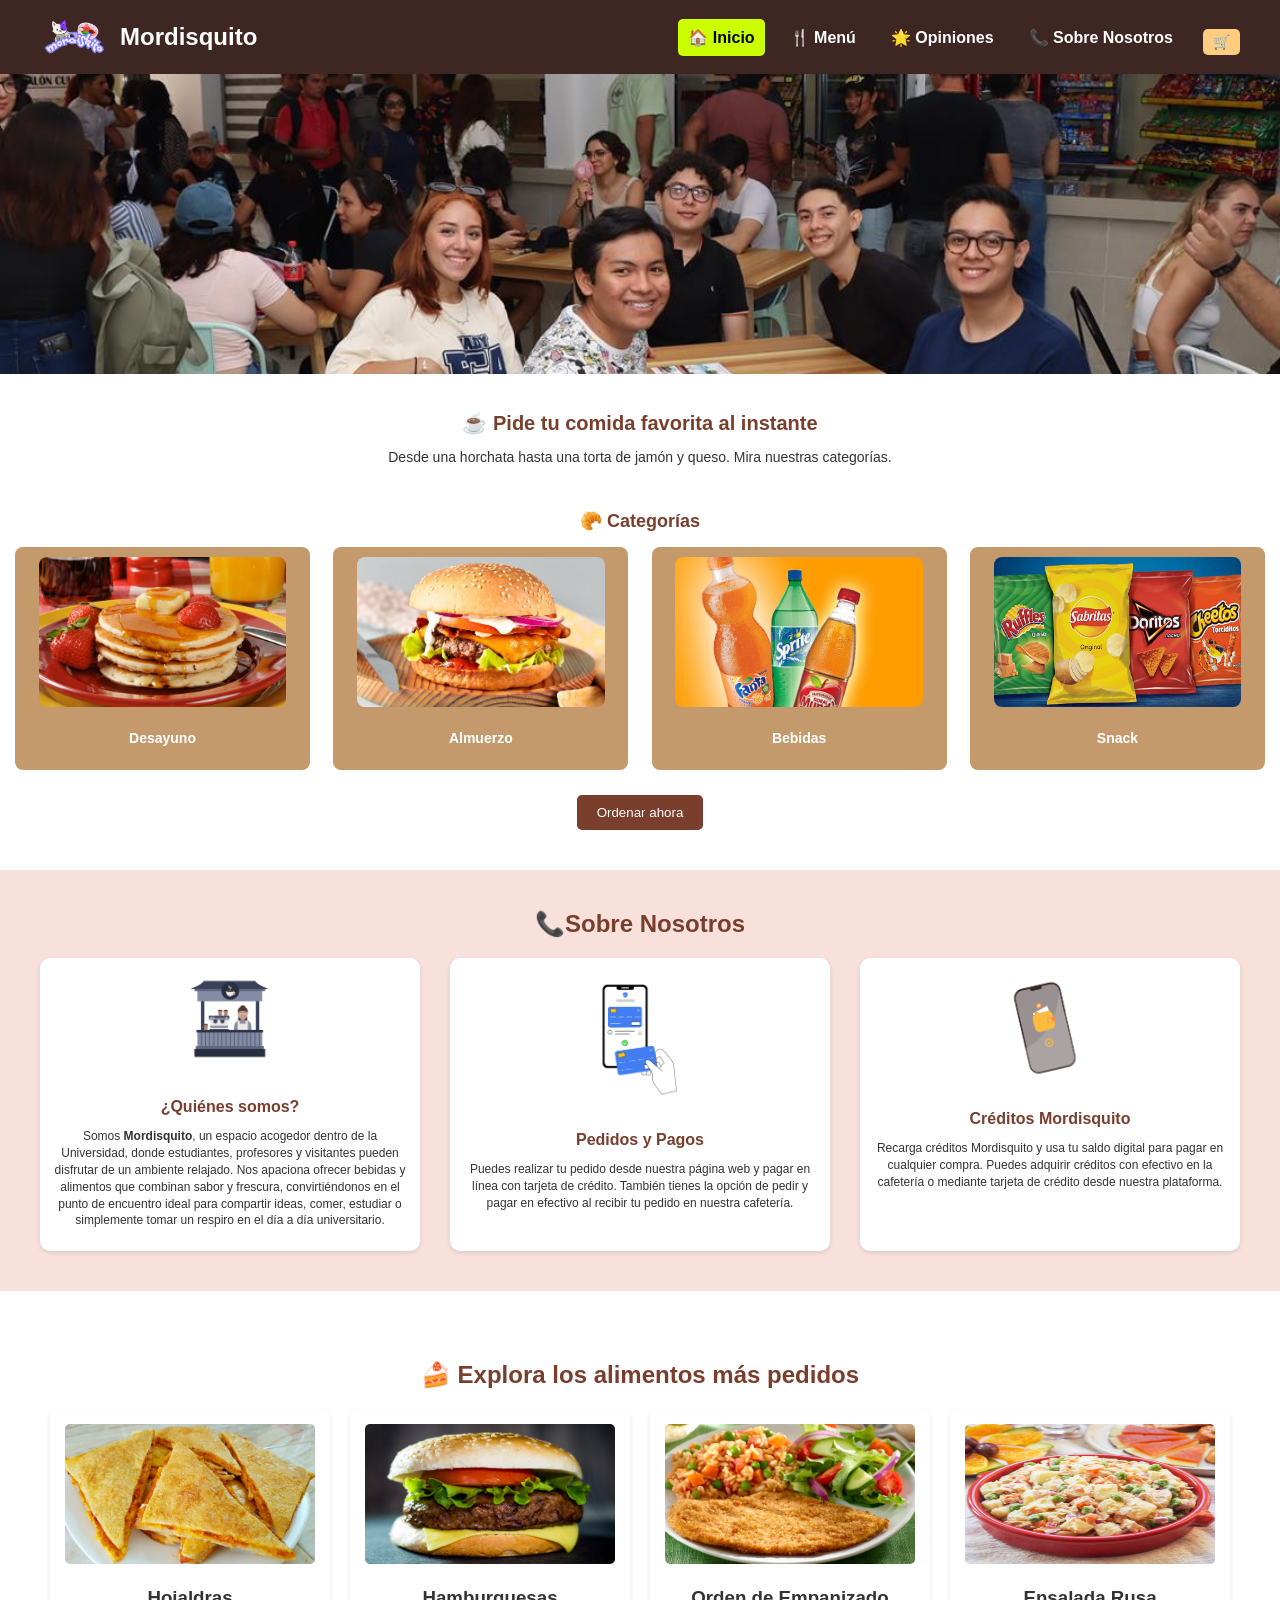
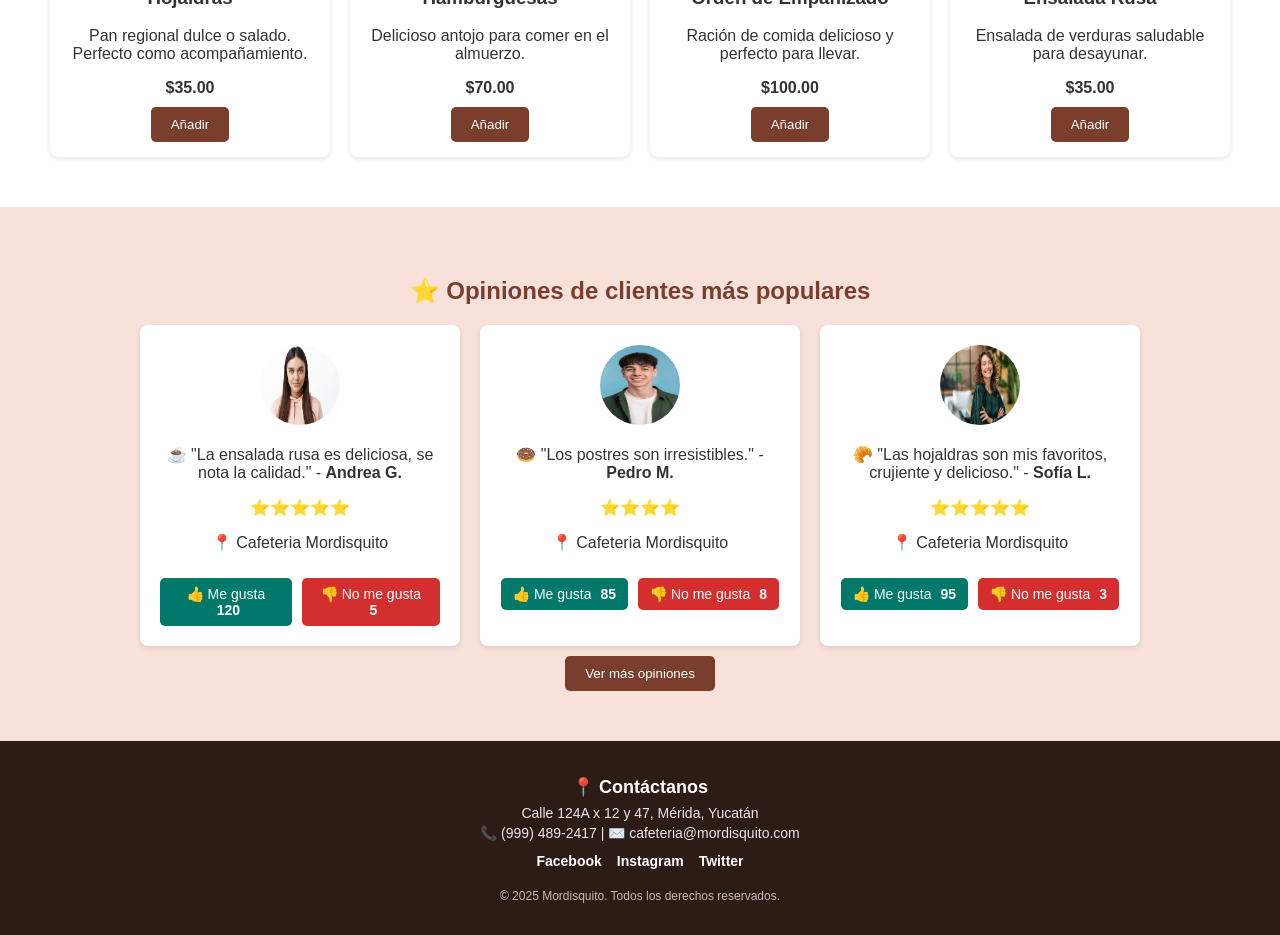
<file: index.html>
<!DOCTYPE html>
<html lang="es">
<head>
    <meta charset="UTF-8">
    <meta name="author" content="Carlos Abraham Ojeda Pereira, Lirio Yesai Alvarado Flores, Nallely Patricia Diaz Jimenez, Yazmin Guadalupe Caamal Franco">
    <meta name="viewport" content="width=device-width, initial-scale=1.0">
    <title>Mordisquito - Café & Postres - Inicio</title>
    <meta name="description" content="Cafeteria Universitaria Online llamada Mordisquito">
    <meta name="keywords" content="Cafeteria, Alimentos, Comida Online, Mordisquito, Inicio">
    <link rel="stylesheet" href="css/styles.css">
</head>

<body>
<!-- Header -->
    <header>
        <nav>
            
            <!-- Logo -->
            <div class="logo">
                <img src="imagenes/logoCafe.png" alt="Logo Mordisquito">
                <h1>Mordisquito</h1>
            
            </div>
            <!-- Barra de navegación -->
            <ul>
                <li><a href="#" class="active">🏠 Inicio</a></li>
                <li><a href="paginas/menu.html">🍴 Menú</a></li>
                <li><a href="paginas/opiniones.html">🌟 Opiniones</a></li>
                <li><a href="paginas/nosotros.html">📞 Sobre Nosotros</a></li>
            </ul>
            <button class="carrito" onclick="window.location.href='paginas/carrito.html'">🛒</button>
        </nav>
    </header>
    
    <!-- Contenedor con imagen horizontal -->
    <section class="container_imagen_horizontal">
        <img src="imagenes/Cafetería_UADY.jpg" alt="Imagen horizontal de café y postres">
    </section>

    <section id="inicio" class="container_index_inicio">
        <!-- Contenedor principal -->
        <div class="hero_content">
            <!-- Contenido del hero -->
            <div class="texto_inicio">
                <h2>☕ Pide tu comida favorita al instante</h2>
                <p>Desde una horchata hasta una torta de jamón y queso. Mira nuestras categorías.</p>
            </div>
        </div>
        
        <!-- Sección Categorías de Productos -->
        <div class="categorias">
            <h2>🥐 Categorías</h2>
            <div class="container_categorias">
                <div class="categoria">
                    <img src="imagenes/desayuno.jpg" alt="Desayuno">
                    <p>Desayuno</p>
                </div>
                <div class="categoria">
                    <img src="imagenes/almuerzo.jpg" alt="Almuerzo">
                    <p>Almuerzo</p>
                </div>
                <div class="categoria">
                    <img src="imagenes/bebidas.png" alt="Bebidas">
                    <p>Bebidas</p>
                </div>
                <div class="categoria">
                    <img src="imagenes/snack.jpg" alt="Snack">
                    <p>Snack</p>
                </div>
            </div>
            <button onclick="location.href='paginas/menu.html'">Ordenar ahora</button>
        </div>
    </section>
    
<!-- Sección "Quiénes somos", "Pedidos y Pagos", "Créditos Mordisquito" -->
<section class="container_index_nosotros">
    <h2>📞Sobre Nosotros</h2>
    <div class="nosotros_container">
        <!-- ¿Quiénes somos? -->
        <article class="nosotros_box">
            <div class="nosotros_img">
                <img src="imagenes/cafeteria2.png" alt="Cafetería2">
            </div>
            <div class="nosotros_text">
                <h3>¿Quiénes somos?</h3>
                <p>Somos <b>Mordisquito</b>, un espacio acogedor dentro de la Universidad, donde estudiantes, profesores y visitantes pueden disfrutar de un ambiente relajado.
                    Nos apaciona ofrecer bebidas y alimentos que combinan sabor y frescura, convirtiéndonos en el punto de encuentro ideal para compartir ideas, comer, estudiar o simplemente tomar un respiro en el día a día universitario.</p>
            </div>
        </article>

        <!-- Pedidos y Pagos -->
        <article class="nosotros_box">
            <div class="nosotros_img">
                <img src="imagenes/pedidosypagos.png" alt="Pedidos y Pagos">
            </div>
            <div class="nosotros_text">
                <h3>Pedidos y Pagos</h3>
                <p>Puedes realizar tu pedido desde nuestra página web y pagar en línea con tarjeta de crédito. También tienes la opción de pedir y pagar en efectivo al recibir tu pedido en nuestra cafetería.</p>
            </div>
        </article>

        <!-- Créditos Mordisquito -->
        <article class="nosotros_box">
            <div class="nosotros_img">
                <img src="imagenes/credito.png" alt="Créditos Mordisquito">
            </div>
            <div class="nosotros_text">
                <h3>Créditos Mordisquito</h3>
                <p>Recarga créditos Mordisquito y usa tu saldo digital para pagar en cualquier compra. Puedes adquirir créditos con efectivo en la cafetería o mediante tarjeta de crédito desde nuestra plataforma.</p>
            </div>
        </article>
    </div>
</section>

<!-- Sección Menú -->
    <section id="menu" class="container_index_menu">
        <h2>🍰 Explora los alimentos más pedidos</h2>
        <div class="productos_menu">
            <div class="container_menu_producto">
                <img src="imagenes/hojaldra.jpg" alt="Hojaldras">
                <div class="info_producto">
                    <h3>Hojaldras</h3>
                    <p>Pan regional dulce o salado. Perfecto como acompañamiento.</p>
                    <span>$35.00</span>
            <button onclick="location.href='paginas/carrito.html'">Añadir</button>
                </div>
            </div>

            <div class="container_menu_producto">
                <img src="imagenes/hamburguesa.jpg" alt="Hamburguesas">
                <div class="info_producto">
                    <h3>Hamburguesas</h3>
                    <p>Delicioso antojo para comer en el almuerzo.</p>
                    <span>$70.00</span>
                    <button onclick="location.href='paginas/carrito.html'">Añadir</button>
                </div>
            </div>

            <div class="container_menu_producto">
                <img src="imagenes/empanizado.jpg" alt="Empanizado">
                <div class="info_producto">
                    <h3>Orden de Empanizado</h3>
                    <p>Ración de comida delicioso y perfecto para llevar.</p>
                    <span>$100.00</span>
                    <button onclick="location.href='paginas/carrito.html'">Añadir</button>
                </div>
            </div>

            <div class="container_menu_producto">
                <img src="imagenes/ensalada rusa.jpg" alt="Ensalada rusa">
                <div class="info_producto">
                    <h3>Ensalada Rusa</h3>
                    <p>Ensalada de verduras saludable para desayunar.</p>
                    <span>$35.00</span>
                    <button onclick="location.href='paginas/carrito.html'">Añadir</button>
                </div>
            </div>
        </div>
    </section>

    <!-- Sección Opiniones -->
<section id="opiniones" class="container_index_opiniones">
    <h2>⭐ Opiniones de clientes más populares</h2>
    <div class="testimonios">
        <div class="testimonio">
            <div class="persona_imagen">
                <img src="imagenes/alumna1.jpg" alt="Andrea G.">
            </div>
            <div class="comentario">
                <p>☕ "La ensalada rusa es deliciosa, se nota la calidad." - <b>Andrea G.</b></p>
                <div class="estrellas">
                    <span>⭐⭐⭐⭐⭐</span>
                </div>
                <p>📍 Cafeteria Mordisquito</p>
                <div class="feedback">
                    <button class="like">👍 Me gusta <span>120</span></button>
                    <button class="dislike">👎 No me gusta <span>5</span></button>
                </div>
            </div>
        </div>

        <div class="testimonio">
            <div class="persona_imagen">
                <img src="imagenes/alumno1.jpg" alt="Pedro M.">
            </div>
            <div class="comentario">
                <p>🍩 "Los postres son irresistibles." - <b>Pedro M.</b></p>
                <div class="estrellas">
                    <span>⭐⭐⭐⭐</span>
                </div>
                <p>📍 Cafeteria Mordisquito</p>
                <div class="feedback">
                    <button class="like">👍 Me gusta <span>85</span></button>
                    <button class="dislike">👎 No me gusta <span>8</span></button>
                </div>
            </div>
        </div>

        <div class="testimonio">
            <div class="persona_imagen">
                <img src="imagenes/alumna2.jpg" alt="Sofía L.">
            </div>
            <div class="comentario">
                <p>🥐 "Las hojaldras son mis favoritos, crujiente y delicioso." - <b>Sofía L.</b></p>
                <div class="estrellas">
                    <span>⭐⭐⭐⭐⭐</span>
                </div>
                <p>📍 Cafeteria Mordisquito</p>
                <div class="feedback">
                    <button class="like">👍 Me gusta <span>95</span></button>
                    <button class="dislike">👎 No me gusta <span>3</span></button>
                </div>
            </div>
        </div>
    </div>
    <button onclick="location.href='paginas/opiniones.html'">Ver más opiniones</button>
</section>

<!-- Footer -->
<footer>
    <div class="contacto_contenido">
        <div class="contacto_info">
            <h2>📍 Contáctanos</h2>
            <p>Calle 124A x 12 y 47, Mérida, Yucatán</p>
            <p>📞 (999) 489-2417 | ✉️ cafeteria@mordisquito.com</p>
        </div>
        <div class="redes_sociales">
            <a href="#">Facebook</a>
            <a href="#">Instagram</a>
            <a href="#">Twitter</a>
        </div>
    </div>
    <p class="footer_copy">© 2025 Mordisquito. Todos los derechos reservados.</p>
</footer>

</body>
</html>
</file>
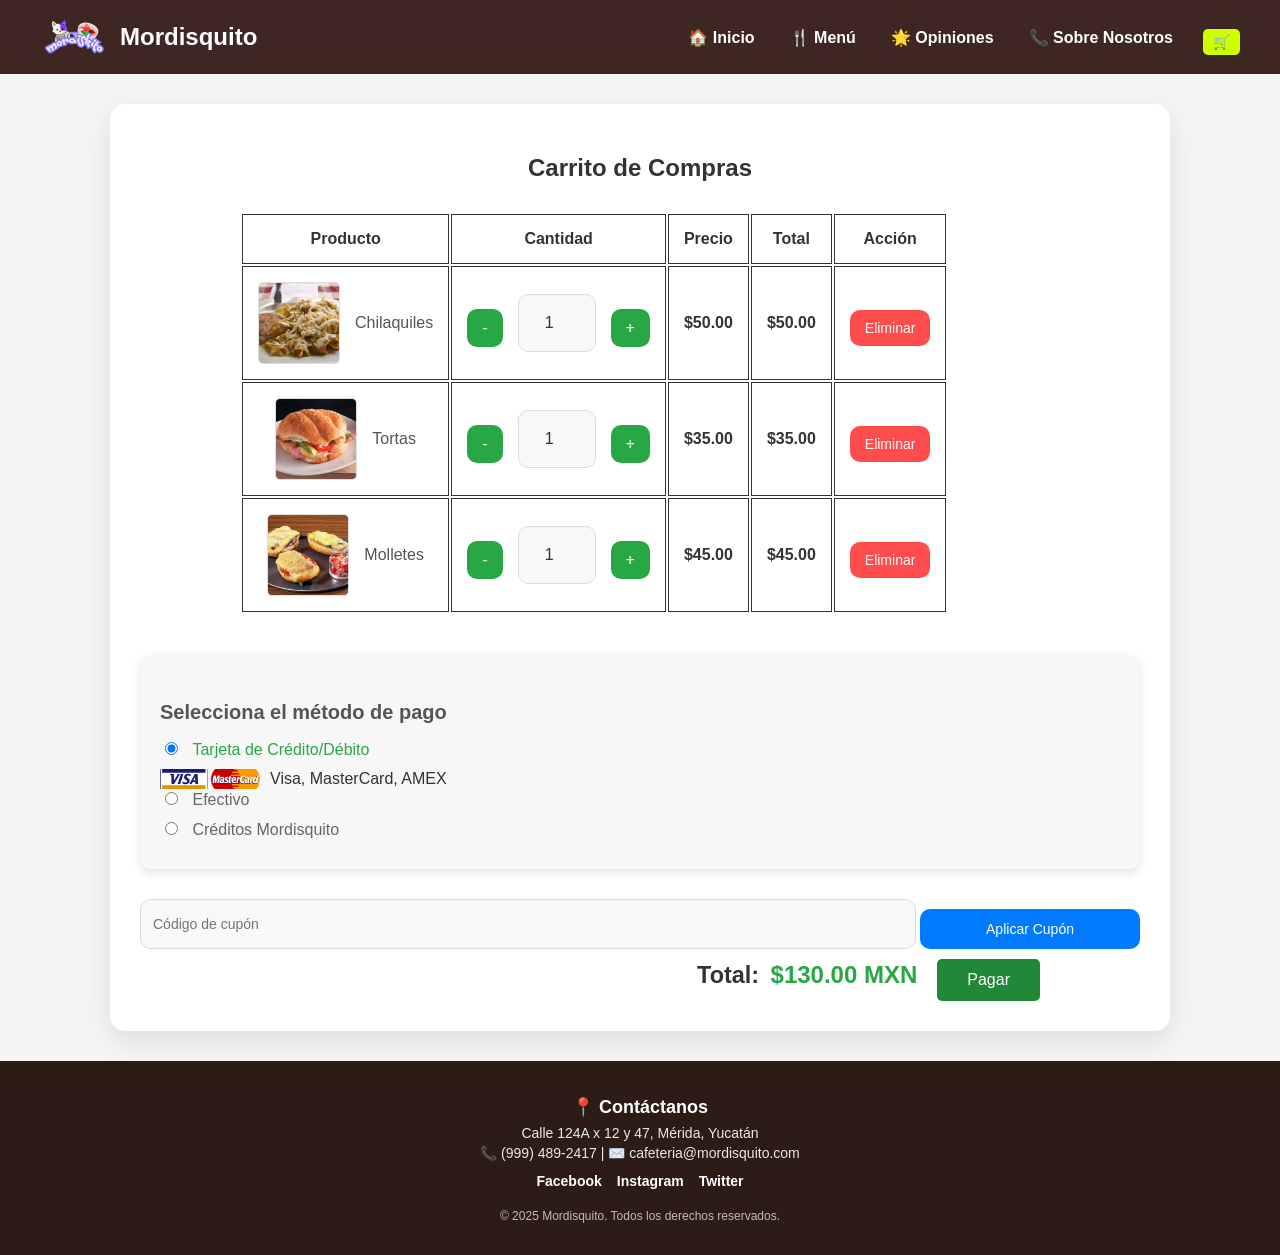
<file: paginas/carrito.html>
<!DOCTYPE html>
<html lang="es">
<head>
    <meta charset="UTF-8">
    <meta name="author" content="Carlos Abraham Ojeda Pereira, Lirio Yesai Alvarado Flores, Nallely Patricia Diaz Jimenez, Yazmin Guadalupe Caamal Franco">
    <meta name="viewport" content="width=device-width, initial-scale=1.0">
    <title>Mordisquito - Café & Postres - Carrito</title>
    <meta name="description" content="Carrito de compras de la cafeteria Mordisquito">
    <meta name="keywords" content="Cafeteria, Alimentos, Comida Online, Mordisquito, Carrito De compras">
    <link rel="stylesheet" href="../css/styles.css">
</head>

<body>
    <!-- Header -->
    <header>
        <nav>
            <!-- Logo -->
            <div class="logo">
                <img src="../imagenes/logoCafe.png" alt="Logo Mordisquito">
                <h1>Mordisquito</h1>
            </div>
            <!-- Barra de navegación -->
            <ul>
                <li><a href="../index.html">🏠 Inicio</a></li>
                <li><a href="../paginas/menu.html">🍴 Menú</a></li>
                <li><a href="../paginas/opiniones.html">🌟 Opiniones</a></li>
                <li><a href="../paginas/nosotros.html">📞 Sobre Nosotros</a></li>
            </ul>
            <!-- Botón del carrito -->
            <button class="carrito active" onclick="window.location.href='../paginas/carrito.html'">🛒</button>
        </nav>
    </header>



<section class="container_carrito">
    <!-- Título del Carrito -->
    <div class="container_carrito_titulo">
        <h2>Carrito de Compras</h2>
    </div>

    <!-- Tabla del Carrito -->
    <div class="container_carrito_tabla">
        <table>
            <thead>
                <tr>
                    <th>Producto</th>
                    <th>Cantidad</th>
                    <th>Precio</th>
                    <th>Total</th>
                    <th>Acción</th>
                </tr>
            </thead>
            <tbody>
                <tr>
                    <td>
                        <div class="producto_info">
                            <img src="../imagenes/chilaquiles.jpg" alt="Chilaquiles">
                            <span>Chilaquiles</span>
                        </div>
                    </td>
                    <td>
                        <div class="container_cantidad">
                            <button>-</button>
                            <input type="number" value="1" min="1" class="cantidad" disabled>
                            <button>+</button>
                        </div>
                    </td>
                    <td>$50.00</td>
                    <td>$50.00</td>
                    <td><button class="eliminar">Eliminar</button></td>
                </tr>
                <tr>
                    <td>
                        <div class="producto_info">
                            <img src="../imagenes/tortas.png" alt="Tortas">
                            <span>Tortas</span>
                        </div>
                    </td>
                    <td>
                        <div class="container_cantidad">
                            <button>-</button>
                            <input type="number" value="1" min="1" class="cantidad" disabled>
                            <button>+</button>
                        </div>
                    </td>
                    <td>$35.00</td>
                    <td>$35.00</td>
                    <td><button class="eliminar">Eliminar</button></td>
                </tr>
                <tr>
                    <td>
                        <div class="producto_info">
                            <img src="../imagenes/molletes.jpg" alt="Molletes">
                            <span>Molletes</span>
                        </div>
                    </td>
                    <td>
                        <div class="container_cantidad">
                            <button>-</button>
                            <input type="number" value="1" min="1" class="cantidad" disabled>
                            <button>+</button>
                        </div>
                    </td>
                    <td>$45.00</td>
                    <td>$45.00</td>
                    <td><button class="eliminar">Eliminar</button></td>
                </tr>
            </tbody>
        </table>
    </div>

    <!-- Sección de Métodos de Pago -->
    <div class="container_carrito_seccion_pago">
        <div class="metodo_pago">
            <h4>Selecciona el método de pago</h4>
            <div class="pago_opcion">
                <input type="radio" id="tarjeta" name="metodo_pago" checked>
                <label for="tarjeta">Tarjeta de Crédito/Débito</label>
            </div>
            <div class="info_pago">
                <img src="../imagenes/tarjeta.png" alt="Tarjeta de Crédito">
                <span>Visa, MasterCard, AMEX</span>
            </div>
            <div class="pago_opcion">
                <input type="radio" id="efectivo" name="metodo_pago">
                <label for="efectivo">Efectivo</label>
            </div>
            <div class="pago_opcion">
                <input type="radio" id="creditos" name="metodo_pago">
                <label for="creditos">Créditos Mordisquito</label>
            </div>
        </div>
    </div>

    <!-- Campo para aplicar cupón -->
    <div class="container_cupon">
        <input type="text" placeholder="Código de cupón">
        <button>Aplicar Cupón</button>
    </div>

    <!-- Total y Botón de Pagar -->
    <div class="container_carrito_total_y_pagar">
        <div class="container_total">
            <h3>Total: <span>$130.00 MXN</span></h3>
        </div>
        <div class="boton_pagar_container">
            <button class="boton_pagar">Pagar</button>
        </div>
    </div>
</section>

<!-- Footer -->
<footer>
    <div class="contacto_contenido">
        <div class="contacto_info">
            <h2>📍 Contáctanos</h2>
            <p>Calle 124A x 12 y 47, Mérida, Yucatán</p>
            <p>📞 (999) 489-2417 | ✉️ cafeteria@mordisquito.com</p>
        </div>
        <div class="redes_sociales">
            <a href="#">Facebook</a>
            <a href="#">Instagram</a>
            <a href="#">Twitter</a>
        </div>
    </div>
    <p class="footer_copy">© 2025 Mordisquito. Todos los derechos reservados.</p>
</footer>

</body>
</html>
</file>
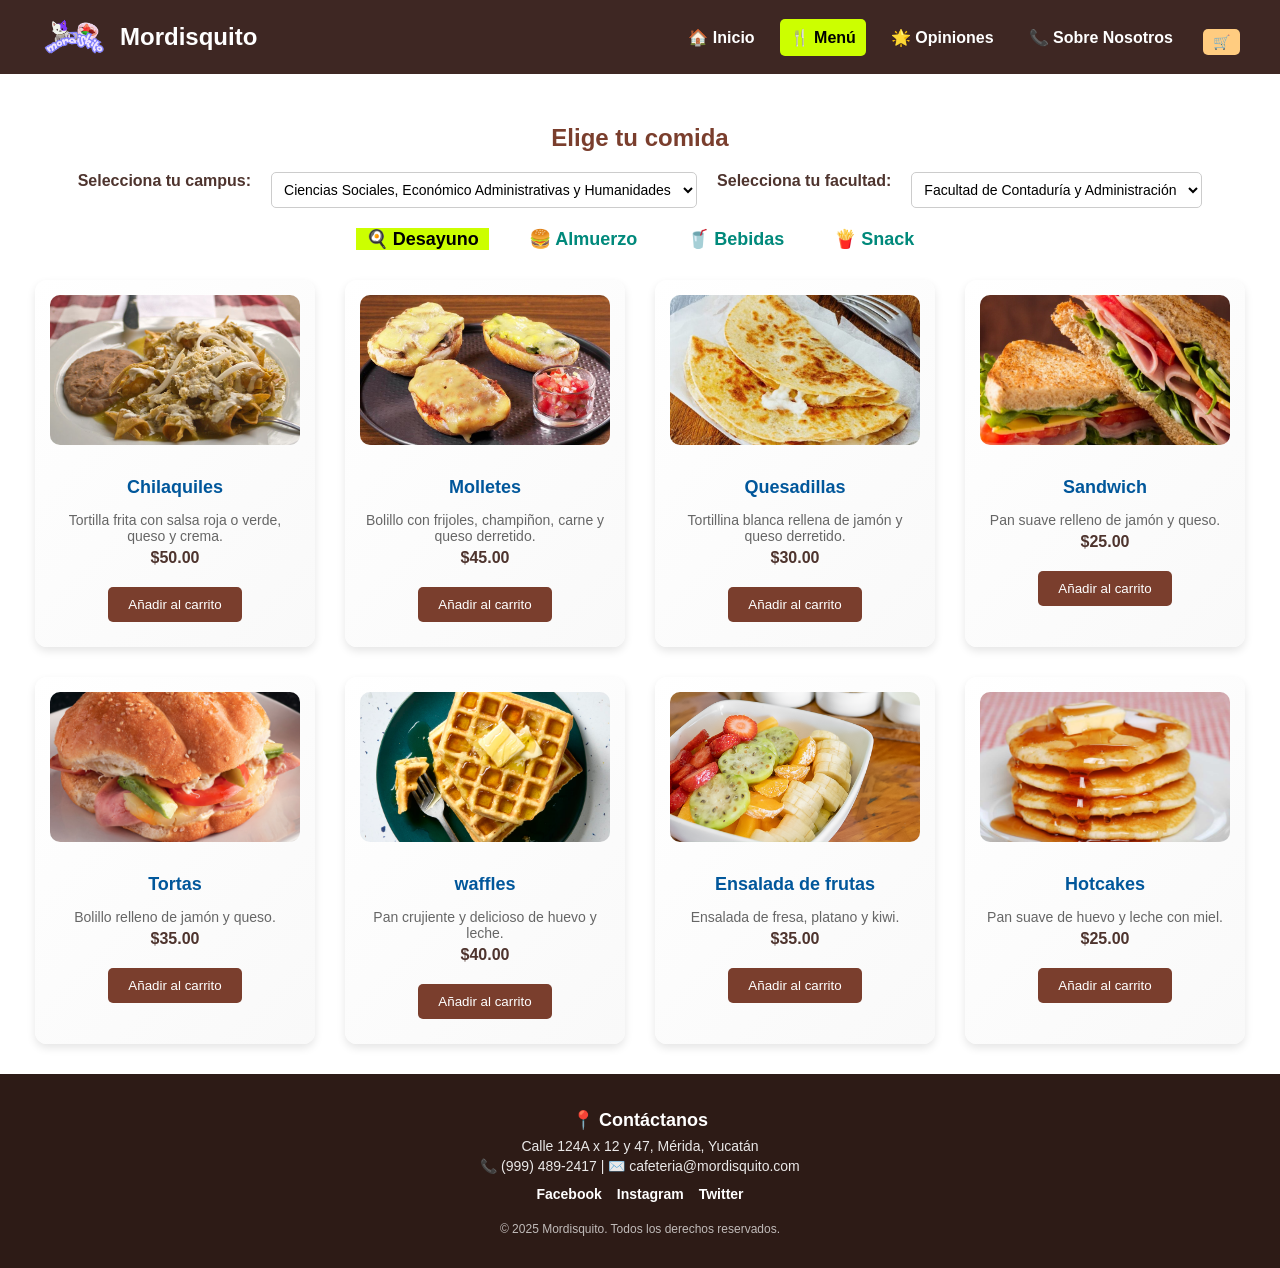
<file: paginas/menu.html>
<!DOCTYPE html>
<html lang="es">
<head>
    <meta charset="UTF-8">
    <meta name="author" content="Carlos Abraham Ojeda Pereira, Lirio Yesai Alvarado Flores, Nallely Patricia Diaz Jimenez, Yazmin Guadalupe Caamal Franco">
    <meta name="viewport" content="width=device-width, initial-scale=1.0">
    <title>Mordisquito - Café & Postres - Menu</title>
    <meta name="description" content="Menu de la cafeteria Mordisquito">
    <meta name="keywords" content="Cafeteria, Alimentos, Comida online, Mordisquito, Menu">
    <link rel="stylesheet" href="../css/styles.css">
</head>

<body>
    <!-- Header -->
    <header>
        <nav>
            <!-- Logo -->
            <div class="logo">
                <img src="../imagenes/logoCafe.png" alt="Logo Mordisquito">
                <h1>Mordisquito</h1>
            </div>
            <!-- Barra de navegación -->
            <ul>
                <li><a href="../index.html">🏠 Inicio</a></li>
                <li><a href="../paginas/menu.html" class="active">🍴 Menú</a></li>
                <li><a href="../paginas/opiniones.html">🌟 Opiniones</a></li>
                <li><a href="../paginas/nosotros.html">📞 Sobre Nosotros</a></li>
            </ul>
            <!-- Botón del carrito -->
            <button class="carrito" onclick="window.location.href='../paginas/carrito.html'">🛒</button>
        </nav>
    </header>


<section class="container_menu">
    <h2>Elige tu comida</h2>

    <!-- Filtros de Campus y facultades -->
    <div class="filtros">
        <label for="campus">Selecciona tu campus:</label>
        <select id="campus">
            <option value="sociales">Ciencias Sociales, Económico Administrativas y Humanidades </option>
        </select>

        <label for="facultad">Selecciona tu facultad:</label>
        <select id="facultad">
            <option value="fca">Facultad de Contaduría y Administración</option>
            <option value="fcp"> Facultad de Ciencias Antropológicas</option>
            <option value="fde">Facultad de Educación</option>
            <option value="fd">Facultad de Derecho</option>
            <option value="fe">Facultad de Economía</option>
            <option value="fdp">Facultad de Psicología</option>
        </select>
    </div>

    <!-- Sección de Categorías -->
    <div class="categorias_nav">
        <ul>
            <li><a href="#" class="active">🍳 Desayuno</a></li>
            <li><a href="#">🍔 Almuerzo</a></li>
            <li><a href="#">🥤 Bebidas</a></li>
            <li><a href="#">🍟 Snack</a></li>
        </ul>
    </div>

    <!-- Productos -->
    <div class="productos_fila">
        <!-- Producto 1 -->
        <div class="card_producto">
            <img src="../imagenes/chilaquiles.jpg" alt="Chilaquiles">
            <div class="card_info">
                <h3>Chilaquiles</h3>
                <p>Tortilla frita con salsa roja o verde, queso y crema.</p>
                <span>$50.00</span>
                <button onclick="window.location.href='../paginas/carrito.html'">Añadir al carrito</button>
            </div>
        </div>
        <!-- Producto 2 -->
        <div class="card_producto">
            <img src="../imagenes/molletes.jpg" alt="Molletes">
            <div class="card_info">
                <h3>Molletes</h3>
                <p>Bolillo con frijoles, champiñon, carne y queso derretido.</p>
                <span>$45.00</span>
                <button onclick="window.location.href='../paginas/carrito.html'">Añadir al carrito</button>
            </div>
        </div>
        <!-- Producto 3 -->
        <div class="card_producto">
            <img src="../imagenes/quesadillas.jpg" alt="Quesadillas">
            <div class="card_info">
                <h3>Quesadillas</h3>
                <p>Tortillina blanca rellena de jamón y queso derretido.</p>
                <span>$30.00</span>
                <button onclick="window.location.href='../paginas/carrito.html'">Añadir al carrito</button>
            </div>
        </div>
        <!-- Producto 4 -->
        <div class="card_producto">
            <img src="../imagenes/sandwich.jpg" alt="sandwich">
            <div class="card_info">
                <h3>Sandwich</h3>
                <p>Pan suave relleno de jamón y queso.</p>
                <span>$25.00</span>
                <button onclick="window.location.href='../paginas/carrito.html'">Añadir al carrito</button>
            </div>
        </div>
    </div>

    <div class="productos_fila">
        <!-- Producto 5 -->
        <div class="card_producto">
            <img src="../imagenes/tortas.png" alt="Tortas">
            <div class="card_info">
                <h3>Tortas</h3>
                <p>Bolillo relleno de jamón y queso.</p>
                <span>$35.00</span>
                <button onclick="window.location.href='../paginas/carrito.html'">Añadir al carrito</button>
            </div>
        </div>
        <!-- Producto 6 -->
        <div class="card_producto">
            <img src="../imagenes/waffles.jpg" alt="waffles">
            <div class="card_info">
                <h3>waffles</h3>
                <p>Pan crujiente y delicioso de huevo y leche.</p>
                <span>$40.00</span>
                <button onclick="window.location.href='../paginas/carrito.html'">Añadir al carrito</button>
            </div>
        </div>
        <!-- Producto 7 -->
        <div class="card_producto">
            <img src="../imagenes/ensalada de frutas.png" alt="Ensalada de frutas">
            <div class="card_info">
                <h3>Ensalada de frutas</h3>
                <p>Ensalada de fresa, platano y kiwi.</p>
                <span>$35.00</span>
                <button onclick="window.location.href='../paginas/carrito.html'">Añadir al carrito</button>
            </div>
        </div>
        <!-- Producto 8 -->
        <div class="card_producto">
            <img src="../imagenes/hotcakes.jpg" alt="Hotcakes">
            <div class="card_info">
                <h3>Hotcakes</h3>
                <p>Pan suave de huevo y leche con miel.</p>
                <span>$25.00</span>
                <button onclick="window.location.href='../paginas/carrito.html'">Añadir al carrito</button>
            </div>
        </div>
    </div>
</section>

<!-- Footer -->
<footer>
    <div class="contacto_contenido">
        <div class="contacto_info">
            <h2>📍 Contáctanos</h2>
            <p>Calle 124A x 12 y 47, Mérida, Yucatán</p>
            <p>📞 (999) 489-2417 | ✉️ cafeteria@mordisquito.com</p>
        </div>
        <div class="redes_sociales">
            <a href="#">Facebook</a>
            <a href="#">Instagram</a>
            <a href="#">Twitter</a>
        </div>
    </div>
    <p class="footer_copy">© 2025 Mordisquito. Todos los derechos reservados.</p>
</footer>


</body>
</html>
</file>
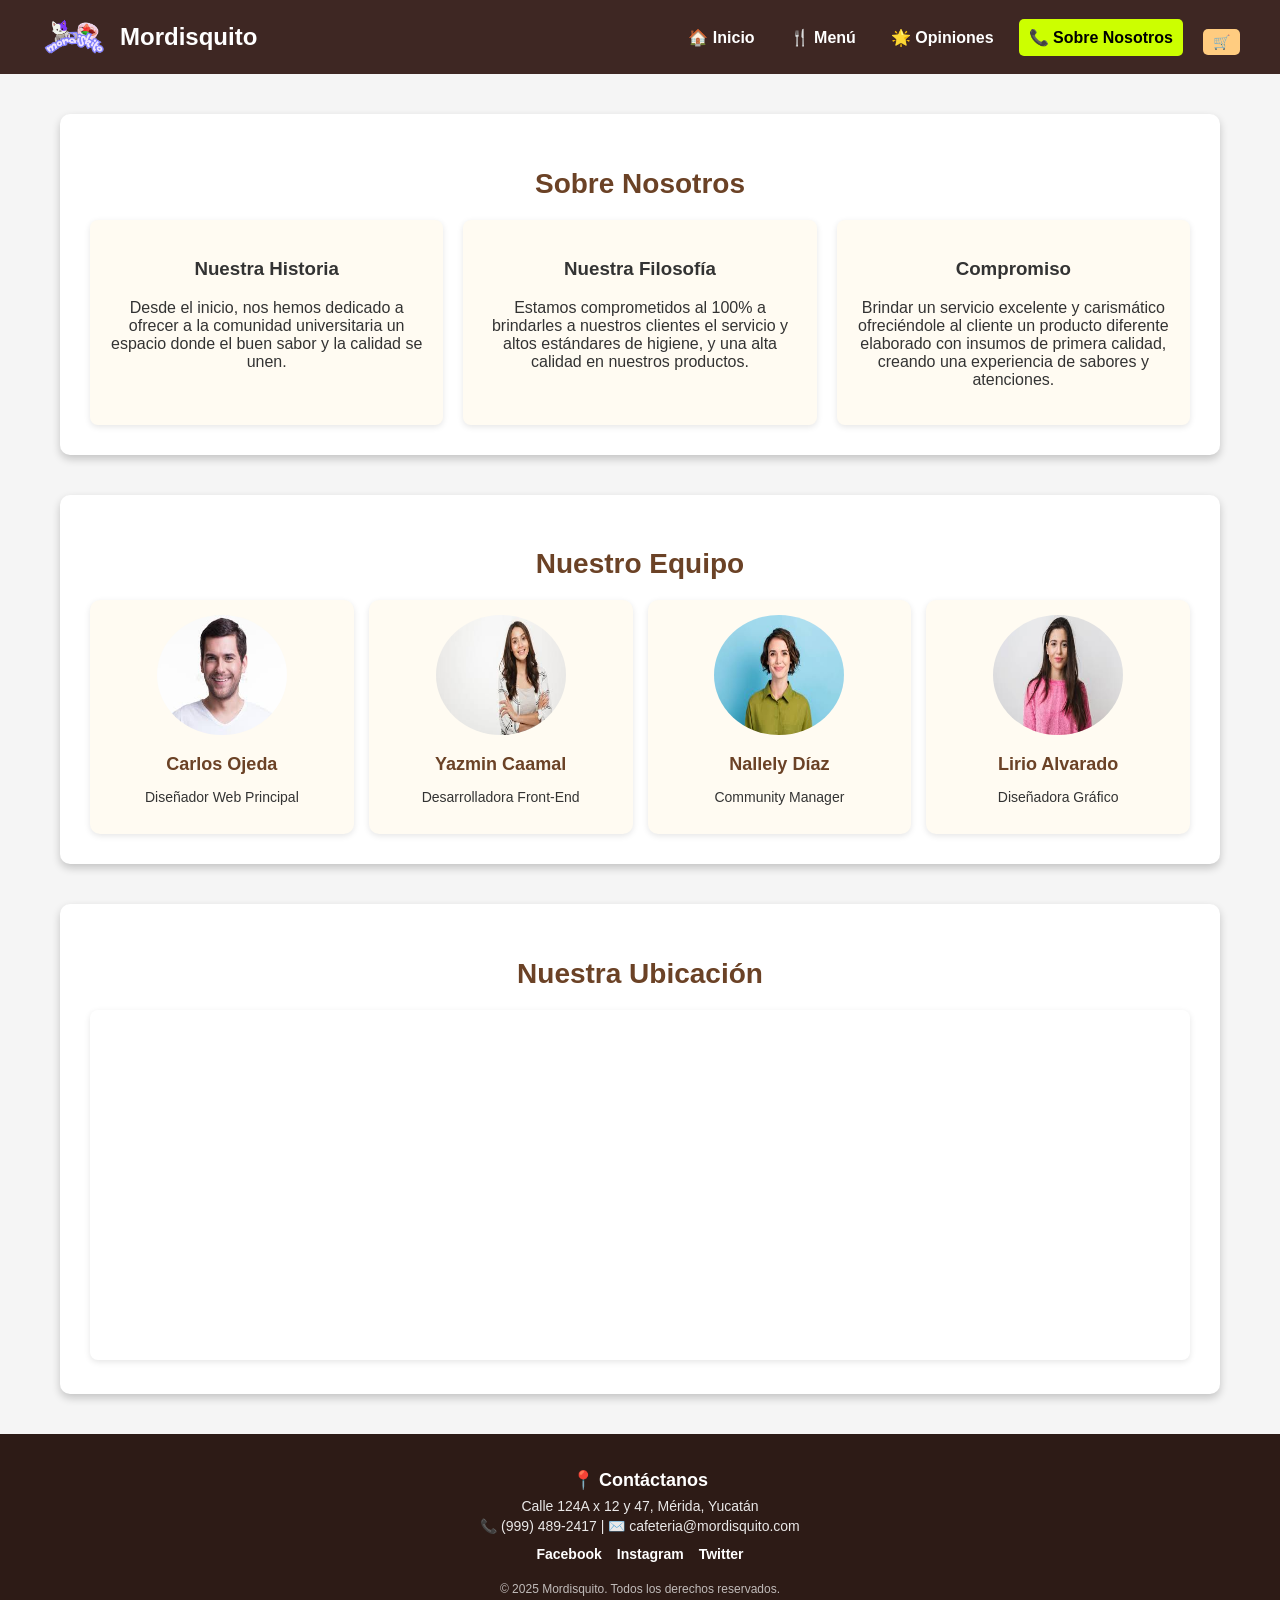
<file: paginas/nosotros.html>
<!DOCTYPE html>
<html lang="es">
<head>
    <meta charset="UTF-8">
    <meta name="author" content="Carlos Abraham Ojeda Pereira, Lirio Yesai Alvarado Flores, Nallely Patricia Diaz Jimenez, Yazmin Guadalupe Caamal Franco">
    <meta name="viewport" content="width=device-width, initial-scale=1.0">
    <title>Mordisquito - Café & Postres - Nosotros</title>
    <meta name="description" content="Conoce más sobre Mordisquito - Café & Postres">
    <meta name="keywords" content="Nosotros, Historia, Equipo, Mordisquito, café, Comida Online">
    <link rel="stylesheet" href="../css/styles.css">
</head>

<body>
    <!-- Header -->
    <header>
        <nav>
            <div class="logo">
                <img src="../imagenes/logoCafe.png" alt="Logo Mordisquito">
                <h1>Mordisquito</h1>
            </div>
            <ul>
                <li><a href="../index.html">🏠 Inicio</a></li>
                <li><a href="../paginas/menu.html">🍴 Menú</a></li>
                <li><a href="../paginas/opiniones.html">🌟 Opiniones</a></li>
                <li><a href="../paginas/nosotros.html" class="active">📞 Sobre Nosotros</a></li>
            </ul>
            <button class="carrito" onclick="window.location.href='../paginas/carrito.html'">🛒</button>
        </nav>
    </header>

    <main>
        <!-- Contenedor principal de Sobre Nosotros -->
        <section class="container_nosotros">
            <h2 class="nosotros_titulo">Sobre Nosotros</h2>
            <div class="nosotros_seccion">
                <article class="nosotros_articulo">
                    <h3>Nuestra Historia</h3>
                    <p>Desde el inicio, nos hemos dedicado a ofrecer a la comunidad universitaria un espacio donde el buen sabor y la calidad se unen.</p>
                </article>
                <article class="nosotros_articulo">
                    <h3>Nuestra Filosofía</h3>
                    <p>Estamos comprometidos al 100% a brindarles a nuestros clientes el servicio y altos estándares de higiene, y una alta calidad en nuestros productos.</p>
                </article>
                <article class="nosotros_articulo">
                    <h3>Compromiso</h3>
                    <p>Brindar un servicio excelente y carismático ofreciéndole al cliente un producto diferente elaborado con insumos de primera calidad, creando una experiencia de sabores y atenciones. </p>
                </article>
            </div>
        </section>

        <!-- Nuestro Equipo -->
        <section class="nosotros_equipo">
            <h2 class="nosotros_titulo">Nuestro Equipo</h2>
            <div class="container_equipo">
                <div class="equipo_miembro">
                    <img src="../imagenes/hombre.jpg" alt="Carlos Ojeda">
                    <h3 class="equipo_nombre">Carlos Ojeda</h3>
                    <p class="equipo_rol">Diseñador Web Principal</p>
                </div>
                <div class="equipo_miembro">
                    <img src="../imagenes/mujer1.jpg" alt="Yazmin Caamal">
                    <h3 class="equipo_nombre">Yazmin Caamal</h3>
                    <p class="equipo_rol">Desarrolladora Front-End</p>
                </div>
                <div class="equipo_miembro">
                    <img src="../imagenes/mujer2.jpg" alt="Nallely Díaz">
                    <h3 class="equipo_nombre">Nallely Díaz</h3>
                    <p class="equipo_rol">Community Manager</p>
                </div>
                <div class="equipo_miembro">
                    <img src="../imagenes/mujer3.jpg" alt="Lirio Alvarado">
                    <h3 class="equipo_nombre">Lirio Alvarado</h3>
                    <p class="equipo_rol">Diseñadora Gráfico</p>
                </div>
            </div>
        </section>

        <!-- Ubicación -->
        <section class="nosotros_ubicacion">
            <h2 class="nosotros_titulo">Nuestra Ubicación</h2>
            <div class="container_ubicacion">
                <iframe 
                    src="https://www.google.com/maps/embed?pb=!1m18!1m12!1m3!1d3820.192859297014!2d-89.62322842422051!3d21.005575188518514!2m3!1f0!2f0!3f0!3m2!1i1024!2i768!4f13.1!3m3!1m2!1s0x8f5671d2ebc8cd33%3A0xf00c9c1094c8430!2sM%C3%A9rida%2C%20Yuc.%2C%20M%C3%A9xico!5e0!3m2!1ses!2sus!4v1708723456789"
                    width="100%" height="350" style="border:0;" allowfullscreen="" loading="lazy">
                </iframe>
            </div>
        </section>
    </main> 
    
    <!-- Footer -->
    <footer>
        <div class="contacto_contenido">
            <div class="contacto_info">
                <h2>📍 Contáctanos</h2>
                <p>Calle 124A x 12 y 47, Mérida, Yucatán</p>
                <p>📞 (999) 489-2417 | ✉️ cafeteria@mordisquito.com</p>
            </div>
            <div class="redes_sociales">
                <a href="#">Facebook</a>
                <a href="#">Instagram</a>
                <a href="#">Twitter</a>
            </div>
        </div>
        <p class="footer_copy">© 2025 Mordisquito. Todos los derechos reservados.</p>
    </footer>
</body>
</html>
</file>
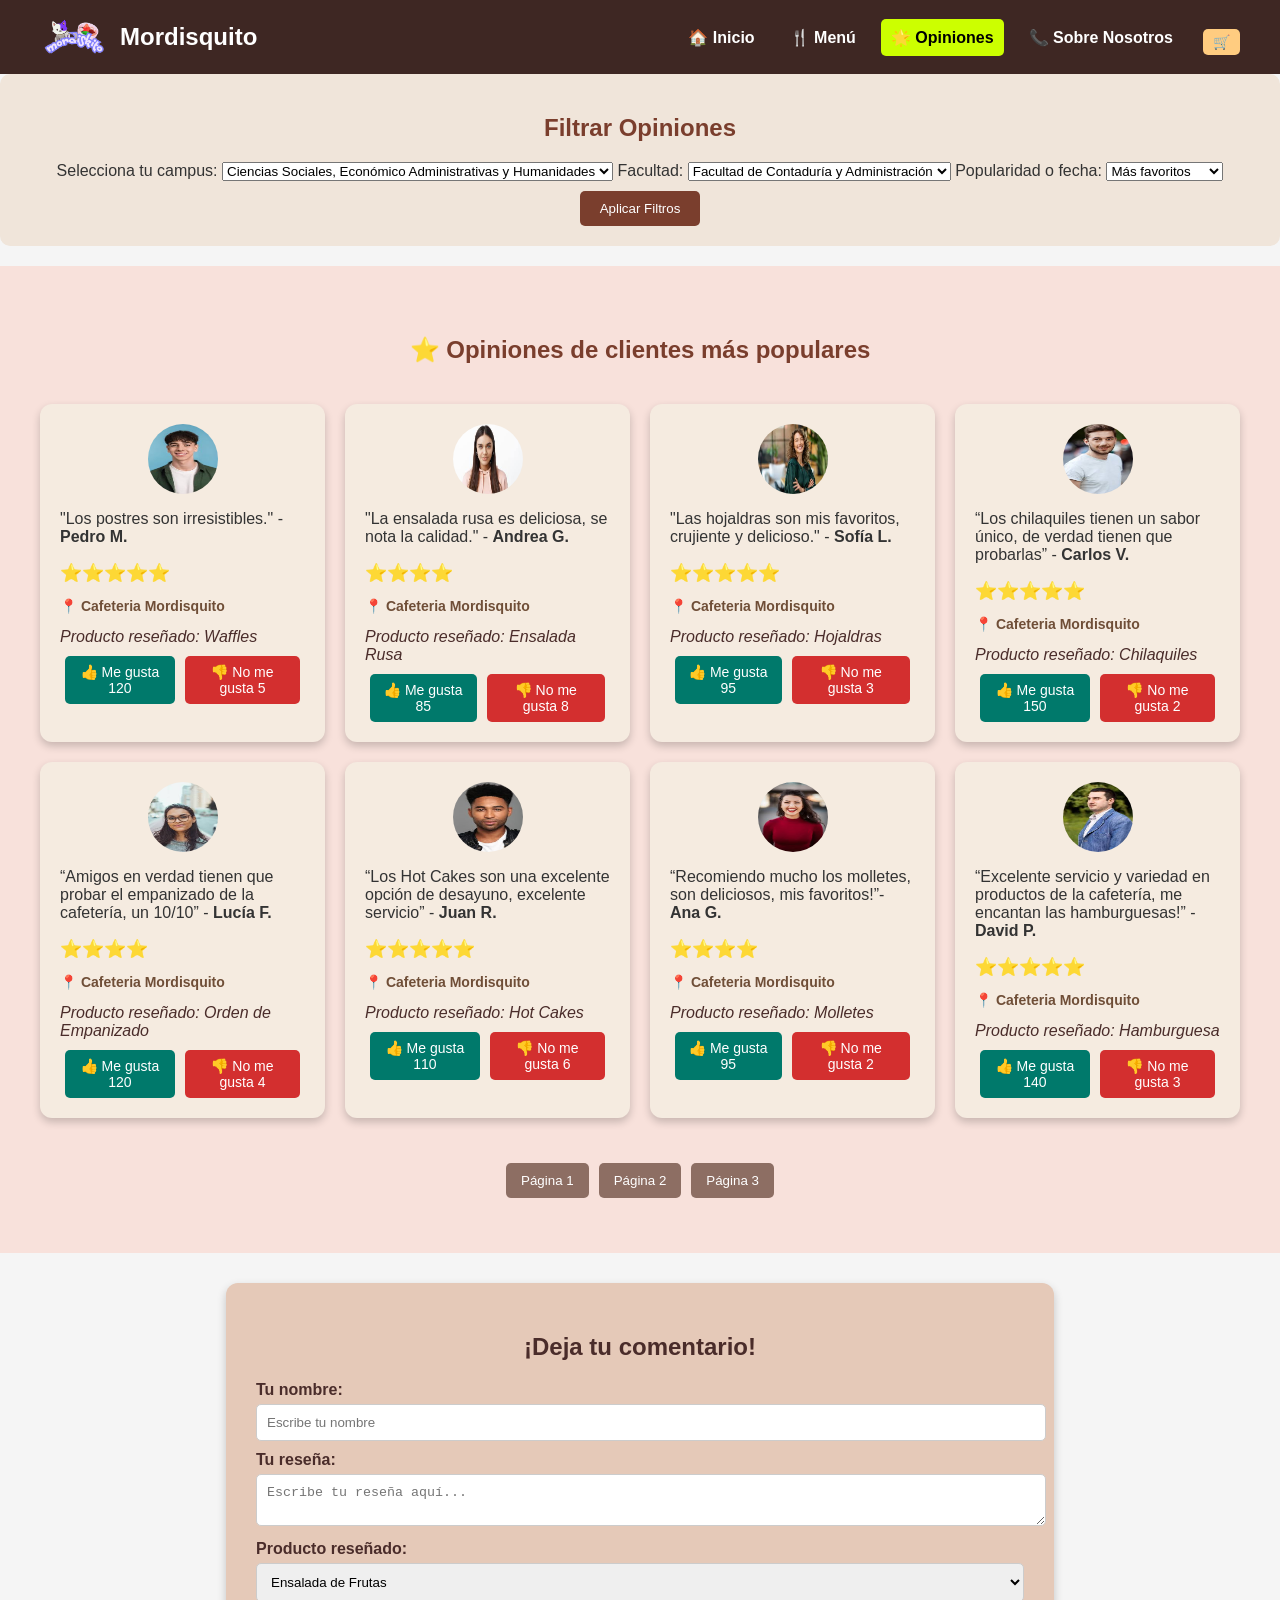
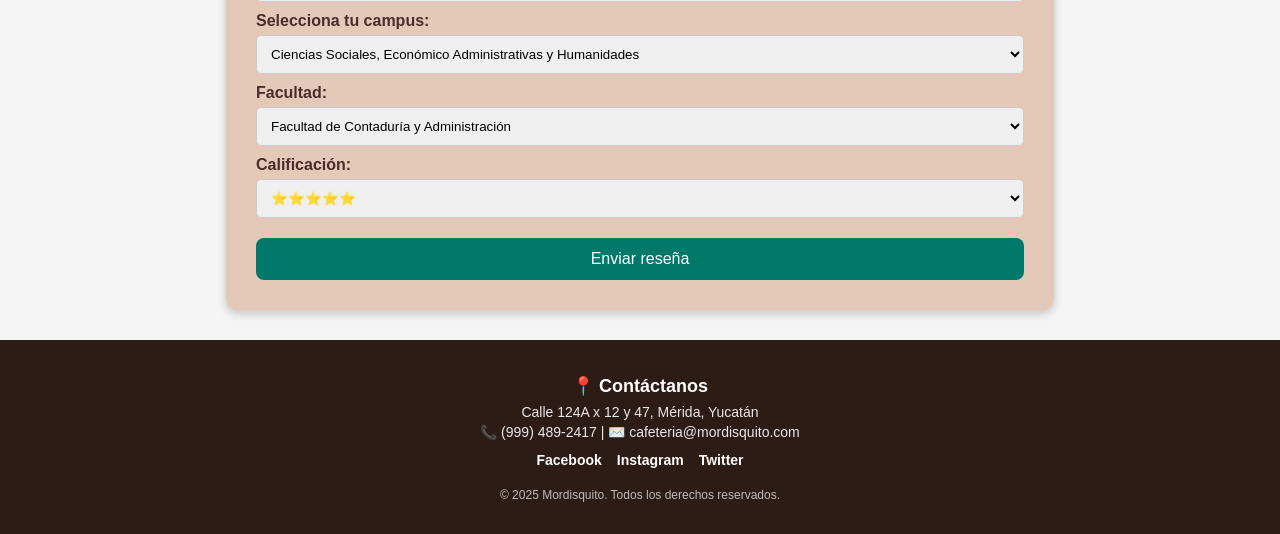
<file: paginas/opiniones.html>
<!DOCTYPE html>
<html lang="es">
<head>
    <meta charset="UTF-8">
    <meta name="author" content="Carlos Abraham Ojeda Pereira, Lirio Yesai Alvarado Flores, Nallely Patricia Diaz Jimenez, Yazmin Guadalupe Caamal Franco">
    <meta name="viewport" content="width=device-width, initial-scale=1.0">
    <title>Mordisquito - Café & Postres - Opiniones</title>
    <meta name="description" content="Opiniones sobre Mordisquito - Café & Postres">
    <meta name="keywords" content="Resenias, Opiniones, Mordisquito, Café, Comida Online">
    <link rel="stylesheet" href="../css/styles.css">
</head>

<body>
    <!-- Header -->
    <header>
        <nav>
            <!-- Logo -->
            <div class="logo">
                <img src="../imagenes/logoCafe.png" alt="Logo Mordisquito">
                <h1>Mordisquito</h1>
            </div>
            <!-- Barra de navegación -->
            <ul>
                <li><a href="../index.html">🏠 Inicio</a></li>
                <li><a href="../paginas/menu.html">🍴 Menú</a></li>
                <li><a href="../paginas/opiniones.html" class="active">🌟 Opiniones</a></li>
                <li><a href="../paginas/nosotros.html" >📞 Sobre Nosotros</a></li>
            </ul>
            <!-- Botón del carrito -->
            <button class="carrito" onclick="window.location.href='../paginas/carrito.html'">🛒</button>
        </nav>
    </header>

    <!-- Sección de Filtrar Opiniones -->
    <section class="container_resenia_filtrar_opiniones">
        <h2>Filtrar Opiniones</h2>
        <form>
           
            <label for="campus">Selecciona tu campus:</label>
            <select id="campus">
            <option value="sociales">Ciencias Sociales, Económico Administrativas y Humanidades </option>
        </select>

            <label for="facultad">Facultad:</label>
            <select id="facultad">
                <option value="fca">Facultad de Contaduría y Administración</option>
                <option value="fcp"> Facultad de Ciencias Antropológicas</option>
                <option value="fde">Facultad de Educación</option>
                <option value="fd">Facultad de Derecho</option>
                <option value="fe">Facultad de Economía</option>
                <option value="fdp">Facultad de Psicología</option>
            </select>
            

            <label for="favoritos">Popularidad o fecha:</label>
            <select id="favoritos">
                <option value="favoritos">Más favoritos</option>
                <option value="menos_favoritos">Menos favoritos</option>
                <option value="mas_nuevos">Más nuevos</option>
                <option value="mas_antiguos">Menos antiguos</option>
            </select>
            <button type="submit">Aplicar Filtros</button>
        </form>
    </section>

    <!-- Sección de Opiniones -->
    <section class="container_resenia_opiniones">
        <h2>⭐ Opiniones de clientes más populares</h2>

        <!-- Contenedor de Comentarios -->
        <div class="container_resenia_comentarios">
            <div class="resenia_comentario">
                <img src="../imagenes/alumno1.jpg" alt="Pedro M.">
                <p>"Los postres son irresistibles." - <strong>Pedro M.</strong></p>
                <div class="resenia_estrellas">⭐⭐⭐⭐⭐</div>
                <p class="resenia_ubicacion">📍 Cafeteria Mordisquito</p>
                <div class="resenia_producto">Producto reseñado: Waffles</div>
                <div class="resenia_feedback">
                    <button class="resenia_like">👍 Me gusta <span>120</span></button>
                    <button class="resenia_dislike">👎 No me gusta <span>5</span></button>
                </div>
            </div>

            <div class="resenia_comentario">
                <img src="../imagenes/alumna1.jpg" alt="Andrea G.">
                <p>"La ensalada rusa es deliciosa, se nota la calidad." - <strong>Andrea G.</strong></p>
                <div class="resenia_estrellas">⭐⭐⭐⭐</div>
                <p class="resenia_ubicacion">📍 Cafeteria Mordisquito</p>
                <div class="resenia_producto">Producto reseñado: Ensalada Rusa</div>
                <div class="resenia_feedback">
                    <button class="resenia_like">👍 Me gusta <span>85</span></button>
                    <button class="resenia_dislike">👎 No me gusta <span>8</span></button>
                </div>
            </div>

            <div class="resenia_comentario">
                <img src="../imagenes/alumna2.jpg" alt="Sofía L.">
                <p>"Las hojaldras son mis favoritos, crujiente y delicioso." - <strong>Sofía L.</strong></p>
                <div class="resenia_estrellas">⭐⭐⭐⭐⭐</div>
                <p class="resenia_ubicacion">📍 Cafeteria Mordisquito</p>
                <div class="resenia_producto">Producto reseñado: Hojaldras</div>
                <div class="resenia_feedback">
                    <button class="resenia_like">👍 Me gusta <span>95</span></button>
                    <button class="resenia_dislike">👎 No me gusta <span>3</span></button>
                </div>
            </div>

            <div class="resenia_comentario">
                <img src="../imagenes/alumno2.jpg" alt="Carlos V.">
                <p>“Los chilaquiles tienen un sabor único, de verdad tienen que probarlas” - <strong>Carlos V.</strong></p>
                <div class="resenia_estrellas">⭐⭐⭐⭐⭐</div>
                <p class="resenia_ubicacion">📍 Cafeteria Mordisquito</p>
                <div class="resenia_producto">Producto reseñado: Chilaquiles</div>
                <div class="resenia_feedback">
                    <button class="resenia_like">👍 Me gusta <span>150</span></button>
                    <button class="resenia_dislike">👎 No me gusta <span>2</span></button>
                </div>
            </div>

            <div class="resenia_comentario">
                <img src="../imagenes/alumna3.jpg" alt="Lucía F.">
                <p>“Amigos en verdad tienen que probar el empanizado de la cafetería, un 10/10” - <strong>Lucía F.</strong></p>
                <div class="resenia_estrellas">⭐⭐⭐⭐</div>
                <p class="resenia_ubicacion">📍 Cafeteria Mordisquito</p>
                <div class="resenia_producto">Producto reseñado: Orden de Empanizado</div>
                <div class="resenia_feedback">
                    <button class="resenia_like">👍 Me gusta <span>120</span></button>
                    <button class="resenia_dislike">👎 No me gusta <span>4</span></button>
                </div>
            </div>

            <div class="resenia_comentario">
                <img src="../imagenes/alumno3.jpg" alt="Juan R.">
                <p>“Los Hot Cakes son una excelente opción de desayuno, excelente servicio” - <strong>Juan R.</strong></p>
                <div class="resenia_estrellas">⭐⭐⭐⭐⭐</div>
                <p class="resenia_ubicacion">📍 Cafeteria Mordisquito</p>
                <div class="resenia_producto">Producto reseñado: Hot Cakes</div>
                <div class="resenia_feedback">
                    <button class="resenia_like">👍 Me gusta <span>110</span></button>
                    <button class="resenia_dislike">👎 No me gusta <span>6</span></button>
                </div>
            </div>

            <div class="resenia_comentario">
                <img src="../imagenes/alumna4.jpg" alt="Ana G.">
                <p>“Recomiendo mucho los molletes, son deliciosos, mis favoritos!”- <strong>Ana G.</strong></p>
                <div class="resenia_estrellas">⭐⭐⭐⭐</div>
                <p class="resenia_ubicacion">📍 Cafeteria Mordisquito</p>
                <div class="resenia_producto">Producto reseñado: Molletes</div>
                <div class="resenia_feedback">
                    <button class="resenia_like">👍 Me gusta <span>95</span></button>
                    <button class="resenia_dislike">👎 No me gusta <span>2</span></button>
                </div>
            </div>

            <div class="resenia_comentario">
                <img src="../imagenes/alumno4.jpg" alt="David P.">
                <p>“Excelente servicio y variedad en productos de la cafetería, me encantan las hamburguesas!” - <strong>David P.</strong></p>
                <div class="resenia_estrellas">⭐⭐⭐⭐⭐</div>
                <p class="resenia_ubicacion">📍 Cafeteria Mordisquito</p>
                <div class="resenia_producto">Producto reseñado: Hamburguesa</div>
                <div class="resenia_feedback">
                    <button class="resenia_like">👍 Me gusta <span>140</span></button>
                    <button class="resenia_dislike">👎 No me gusta <span>3</span></button>
                </div>
            </div>
        </div>

        <!-- Paginación -->
        <div class="resenia_paginacion">
            <button>Página 1</button>
            <button>Página 2</button>
            <button>Página 3</button>
        </div>
    </section>

    <!-- Formulario de Comentarios -->
    <section class="container_formulario_resenia">
        <h2>¡Deja tu comentario!</h2>
        <form>
            <label for="nombre">Tu nombre:</label>
            <input type="text" id="nombre" placeholder="Escribe tu nombre">
            
            <label for="comentario">Tu reseña:</label>
            <textarea id="comentario" placeholder="Escribe tu reseña aquí..."></textarea>
            
            <label for="producto">Producto reseñado:</label>
        <select id="producto">
                <option value="cafe">Ensalada de Frutas</option>
                <option value="tarta">Sandwich</option>
                <option value="croissant">Chilaquiles</option>
            </select> 

            <label for="campus">Selecciona tu campus:</label>
            <select id="campus">
            <option value="sociales">Ciencias Sociales, Económico Administrativas y Humanidades </option>
        </select>

            <label for="facultad">Facultad:</label>
            <select id="facultad">
                <option value="fca">Facultad de Contaduría y Administración</option>
                <option value="fcp"> Facultad de Ciencias Antropológicas</option>
                <option value="fde">Facultad de Educación</option>
                <option value="fd">Facultad de Derecho</option>
                <option value="fe">Facultad de Economía</option>
                <option value="fdp">Facultad de Psicología</option>
            </select>

            <label for="estrellas">Calificación:</label>
            <select id="estrellas">
                <option value="5">⭐⭐⭐⭐⭐</option>
                <option value="4">⭐⭐⭐⭐</option>
                <option value="3">⭐⭐⭐</option>
                <option value="2">⭐⭐</option>
                <option value="1">⭐</option>
            </select>
            
            <button type="submit">Enviar reseña</button>
        </form>
    </section>

    <!-- Footer -->
    <footer>
        <div class="contacto_contenido">
            <div class="contacto_info">
                <h2>📍 Contáctanos</h2>
                <p>Calle 124A x 12 y 47, Mérida, Yucatán</p>
                <p>📞 (999) 489-2417 | ✉️ cafeteria@mordisquito.com</p>
            </div>
            <div class="redes_sociales">
                <a href="#">Facebook</a>
                <a href="#">Instagram</a>
                <a href="#">Twitter</a>
            </div>
        </div>
        <p class="footer_copy">© 2025 Mordisquito. Todos los derechos reservados.</p>
    </footer>
    
    
</body>
</html>
</file>
<file: css/styles.css>
/* Estilos en la Página Web de Mordisquito*/
body {
    font-family: Arial, sans-serif;
    margin: 0;
    padding: 0;
    background-color: #f5f5f5;
    color: #333;
}

h2 {
    text-align: center;
    color: #7a3e2d;
}

button {
    background-color: #7a3e2d;
    color: white;
    border: none;
    padding: 10px 20px;
    cursor: pointer;
    margin-top: 10px;
    border-radius: 5px;
}

button:hover {
    background-color: #CCFF00;
}

/* Header */
header {
    background-color: #3e2723; 
    color: white;
    padding: 15px 0;
    text-align: center;
}

/* Barra de navegación */
nav {
    width: 1200px; 
    margin: 0 auto;
    display: flex;
    justify-content: space-between; 
    align-items: center;
}

/* Logo */
.logo {
    display: flex;
    align-items: center;
    gap: 10px; 
}

.logo img {
    width: 70px;
    height: auto;
}

.logo h1 {
    font-size: 24px;
    margin: 0;
    color: white;
}

ul {
    list-style: none;
    padding: 0;
    margin: 0;
    display: flex;
    gap: 15px; 
    margin-left: auto; 
    margin-right: 20px; 
}

ul li {
    margin: 0;
}

ul li a {
    color: white;
    text-decoration: none;
    font-size: 16px;
    font-weight: bold;
    padding: 10px;
    transition: color 0.3s;
}

ul li a:hover {
    color: #CCFF00; 
}

/* Enlace activo */
ul li a.active {
    color: black; 
    background-color: #CCFF00; 
    border-radius: 5px; 
}

/* Botón del carrito */
button.carrito {
    font-size: 14px;
    font-weight: bold;
    background-color: #ffcc80; 
    color: #3e2723; 
    padding: 5px 10px;
    border-radius: 5px;
    border: none;
    cursor: pointer;
    transition: background 0.3s;
}

/* Hover efecto en el carrito */
button.carrito:hover {
    background-color: #CCFF00; 
    color: white;

}

/* Cuando el botón tiene la clase active */
button.carrito.active {
    background-color: #CCFF00; 
    color: black; 
}

/* Imagen debajo del navbar */
.container_imagen_horizontal img {
    width: 100%;
    display: block;
    height: 300px;
    object-fit: cover;
}


.container_index_inicio {
    background-color: #fff;
    padding: 20px 15px;
    display: flex;
    flex-direction: column;
    align-items: center;
    max-width: 100%;
    margin: 0 auto;
    height: auto; 
    min-height: 300px; 
}

.hero_content {
    display: flex;
    flex-direction: column;
    align-items: center;
    justify-content: center;
    width: 100%;
    margin-bottom: 10px; 
}

.texto_inicio {
    text-align: center;
    width: 100%;
    margin-bottom: 10px; 
}

.texto_inicio h2 {
    font-size: 20px;
    color: #7a3e2d;
    margin-bottom: 5px;
}

.texto_inicio p {
    font-size: 14px;
    color: #333;
    margin-bottom: 10px;
}

/* Sección de Categorías */
.categorias {
    width: 100%;
    text-align: center;
    margin-bottom: 20px;
}

.categorias h2 {
    font-size: 18px; 
    color: #7a3e2d;
    margin-bottom: 15px;
}

/* Contenedor de categorías */
.container_categorias {
    display: flex;
    justify-content: space-between;
    gap: 10px; 
    margin-bottom: 15px;
    flex-wrap: wrap; 
}

.categoria {
    text-align: center;
    width: 22%; 
    background-color: #c49a6c; /* COLOR CAFÉ */
    padding: 10px;
    border-radius: 8px;
}

.categoria img {
    width: 90%;
    height: 150px;
    object-fit: cover;
    border-radius: 8px;
    margin-bottom: 5px;
}

.categoria p {
    font-size: 14px;
    color: #fff; 
    font-weight: bold;
}

/* Sección Nosotros */
.container_index_nosotros {
    background-color: #f8e1db;
    padding: 20px 0;
    text-align: center;
}

.nosotros_container {
    display: flex;
    justify-content: space-between; 
    gap: 10px; 
    max-width: 1200px; 
    margin: auto;
}

.nosotros_box {
    background-color: white;
    padding: 10px;
    border-radius: 10px;
    box-shadow: 0 2px 5px rgba(0, 0, 0, 0.1);
    width: 30%; 
    text-align: center;
    display: flex;
    flex-direction: column;
    gap: 10px;
    align-items: center;
}

.nosotros_img {
    width: 30%;
    max-height: 150px;
    overflow: hidden;
}

.nosotros_img img {
    width: 100%;
    object-fit: cover;
}

.nosotros_text h3 {
    color: #7a3e2d;
    font-size: 16px; 
    margin-bottom: 8px;
}

.nosotros_text p {
    font-size: 12px; 
    color: #333;
    line-height: 1.4;
}

.nosotros_box {
    margin-bottom: 20px;
}

/* Sección Menú en el index*/
.container_index_menu {
    text-align: center;
    padding: 50px 20px;
    background-color: white;
}

.productos_menu {
    display: flex;
    justify-content: center;
    flex-wrap: wrap;
    gap: 20px;
}

.container_menu_producto {
    background-color: #fff;
    padding: 15px;
    border-radius: 8px;
    width: 250px;
    box-shadow: 0 2px 5px rgba(0, 0, 0, 0.1);
}

.container_menu_producto img {
    width: 100%;
    border-radius: 5px;
    max-height: 140px;
    overflow: hidden;
}

.info_producto {
    text-align: center;
}

.info_producto span {
    font-weight: bold;
    display: block;
    margin-top: 5px;
}

/* Sección Opiniones en index*/
.container_index_opiniones {
    text-align: center;
    padding: 50px 20px;
    background-color: #f8e1db;
}

.testimonios {
    display: flex;
    justify-content: center;
    gap: 20px;
    flex-wrap: wrap;
}

.testimonio {
    background-color: white;
    padding: 20px;
    border-radius: 8px;
    width: 280px;
    box-shadow: 0 2px 5px rgba(0, 0, 0, 0.1);
}

.persona_imagen img {
    width: 80px;
    height: 80px;
    border-radius: 50%;
}

.estrellas {
    color: gold;
}

/* Botones de Me gusta / No me gusta */
.feedback {
    display: flex;
    justify-content: center;
    gap: 10px;
    margin-top: 10px;
}

.like, .dislike {
    background-color: #00796B; 
    color: white;
    border: none;
    padding: 8px 12px;
    border-radius: 5px;
    cursor: pointer;
    font-size: 14px;
}

.dislike {
    background-color: #D32F2F; 
}

.like:hover {
    background-color: #004D40;
}

.dislike:hover {
    background-color: #B71C1C;
}

.feedback span {
    font-weight: bold;
    margin-left: 5px;
}

/* Footer */
footer {
    background-color: #2d1b16; 
    color: white;
    padding: 20px 0;
    text-align: center; 
    font-size: 14px;
    display: flex;
    flex-direction: column;
    align-items: center; 
    gap: 10px;
    width: 100%;
}

/* Sección de contacto */
.contacto_info {
    display: flex;
    flex-direction: column; 
    align-items: center; 
}

.contacto_info h2 {
    font-size: 18px;
    margin-bottom: 5px;
    color: white;
}

.contacto_info p {
    margin: 2px 0;
    font-size: 14px;
    opacity: 0.9;
}

/* Redes sociales */
.redes_sociales {
    display: flex;
    gap: 15px;
    justify-content: center; 
    margin-top: 10px; 
}

.redes_sociales a {
    color: white;
    text-decoration: none;
    font-weight: bold;
    transition: color 0.3s ease;
}

.redes_sociales a:hover {
    color: #ffcc80; 
}

/* Texto del copyright */
.footer_copy {
    margin-top: 10px;
    font-size: 12px;
    opacity: 0.7;
}


/* Sección Menú */
.container_menu {
    background-color: white;
    padding: 30px;
    text-align: center;
}

/* Filtros de campus y facultades */
.filtros {
    display: flex;
    justify-content: center;
    gap: 20px;
    margin-bottom: 20px;
}

.filtros label {
    font-size: 16px;
    font-weight: bold;
    color: #4E342E;
}

.filtros select {
    padding: 8px;
    font-size: 14px;
    border-radius: 5px;
    border: 1px solid #ccc;
    background-color: #fff;
    cursor: pointer;
}

/* Navbar de categorías desplazable */
.categorias_nav {
    overflow-x: auto;
    white-space: nowrap;
    margin: 20px auto;
    width: 90%;
    display: flex;
    justify-content: center;
}

.categorias_nav ul {
    display: flex;
    gap: 30px;
    list-style: none;
    padding: 0;
    margin: 0;
}

.categorias_nav li {
    display: inline-block;
}

.categorias_nav a {
    text-decoration: none;
    font-size: 18px;
    color: #00897B;
}

/* Contenedor de productos */
.productos_fila {
    display: grid;
    grid-template-columns: repeat(4, 1fr); 
    gap: 20px;
    justify-items: center;
    margin-top: 30px;
}

/* Tarjetas de productos */
.card_producto {
    background: linear-gradient(135deg, #fff, #f9f9f9);
    width: 100%;
    max-width: 250px;
    padding: 15px;
    border-radius: 12px;
    box-shadow: 0 4px 8px rgba(0, 0, 0, 0.1);
    text-align: center;
    transition: transform 0.2s ease-in-out, box-shadow 0.3s ease-in-out;
    position: relative;
    overflow: hidden;
}

.card_producto:hover {
    transform: scale(1.05);
    box-shadow: 0 6px 12px rgba(0, 0, 0, 0.15);
}

.card_producto img {
    width: 100%;
    height: 150px;
    object-fit: cover;
    border-radius: 10px;
}

.card_info {
    padding: 10px 0;
}

.card_info h3 {
    font-size: 18px;
    color: #01579B;
    margin-bottom: 5px;
}

.card_info p {
    font-size: 14px;
    color: #666;
    margin-bottom: 5px;
}

.card_info span {
    font-size: 16px;
    font-weight: bold;
    color: #4E342E;
    display: block;
    margin-bottom: 10px;
}

.container_carrito {
    padding: 30px;
    background-color: #fff;
    margin: 30px auto;
    max-width: 1000px;
    box-shadow: 0 10px 30px rgba(0, 0, 0, 0.1);
    border-radius: 15px;
    font-family: 'Arial', sans-serif;
    text-align: center;
}

/* Container de Carrito */
.container_carrito_titulo h2 {
    font-size: 24px;
    font-weight: bold;
    margin-bottom: 30px;
    color: #333;
}

/* Tabla del Carrito */
.container_carrito_tabla {
    width: 80%;
    margin: 0 auto;
    border-collapse: collapse;
    margin-bottom: 40px;
    text-align: left;
}

/* Tabla del carrito en negrita */
.container_carrito_tabla th, .container_carrito_tabla td {
    padding: 15px;
    text-align: center;
    font-size: 16px;
    font-weight: bold; 
    border: 1px solid #333; 
}

.container_carrito_tabla tr {
    border-bottom: 1px solid #ddd;
}

.producto_info {
    display: flex;
    align-items: center;
    gap: 15px;
    justify-content: center;
}

.producto_info img {
    width: 80px;
    height: 80px;
    object-fit: cover;
    border-radius: 5px;
    border: 1px solid #ddd;
}

.producto_info span {
    font-size: 16px;
    font-weight: 500;
    color: #555;
}

/* Contenedor para la cantidad y botones */
.container_cantidad {
    display: flex;
    justify-content: center;
    align-items: center;
    gap: 15px;
}

.container_cantidad input {
    width: 60px;
    height: 40px;
    text-align: center;
    padding: 8px;
    font-size: 16px;
    border-radius: 10px;
    border: 1px solid #ddd;
    background-color: #f8f8f8;
    color: #333;
}

.container_cantidad button {
    background-color: #28a745;
    color: white;
    border: none;
    padding: 10px 15px;
    font-size: 16px;
    cursor: pointer;
    border-radius: 10px;
    transition: background-color 0.3s;
}

.container_cantidad button:hover {
    background-color: #218838;
}

/* Botón de Eliminar */
.eliminar {
    background-color: #ff4c4c;
    color: white;
    border: none;
    padding: 10px 15px;
    cursor: pointer;
    border-radius: 10px;
    font-size: 14px;
    transition: background-color 0.3s;
}

.eliminar:hover {
    background-color: #ff1a1a;
}

/* Métodos de Pago */
.container_carrito_seccion_pago {
    margin-top: 40px;
}

.metodo_pago {
    padding: 20px;
    background-color: #f7f7f7;
    border-radius: 10px;
    box-shadow: 0 4px 10px rgba(0, 0, 0, 0.1);
    text-align: left;
}

.metodo_pago h4 {
    font-size: 20px;
    font-weight: bold;
    color: #555;
    margin-bottom: 15px;
}

.pago_opcion {
    margin-bottom: 10px;
}

.metodo_pago label {
    font-size: 16px;
    color: #666;
    display: inline-block;
}

.metodo_pago input[type="radio"] {
    margin-right: 10px;
}

.metodo_pago input[type="radio"]:checked + label {
    color: #28a745;
}

.metodo_pago .info_pago {
    display: flex;
    align-items: center;
    gap: 10px;
}

.metodo_pago .info_pago img {
    width: 100px;
    height: 20px;
    object-fit: cover;
}

/* Campo para aplicar cupón */
.container_cupon {
    display: flex;
    justify-content: space-between;
    margin-top: 30px;
}

.container_cupon input {
    width: 75%;
    padding: 12px;
    font-size: 14px;
    border-radius: 10px;
    border: 1px solid #ddd;
    background-color: #f8f8f8;
    color: #333;
}

.container_cupon button {
    width: 22%;
    background-color: #007bff;
    color: white;
    padding: 12px;
    font-size: 14px;
    border-radius: 10px;
    border: none;
    cursor: pointer;
    transition: background-color 0.3s;
}

.container_cupon button:hover {
    background-color: #0056b3;
}

/* Contenedor Total y Botón de Pagar */
.container_carrito_total_y_pagar {
    display: flex;
    justify-content: flex-end; 
    align-items: center; 
    margin-top: 40px;
    width: 80%;
    margin: 0 auto;
}

/* Total */
.container_total {
    font-size: 20px;
    font-weight: bold;
    text-align: right; 
    margin-right: 20px;
}

.container_total h3 {
    margin: 0;
    color: #333;
}

.container_total span {
    font-size: 24px;
    color: #28a745;
    font-weight: 600;
    margin-left: 5px; 
}

/* Estilo del botón de pagar */
.boton_pagar {
    background-color: #218838;
    color: white;
    padding: 12px 30px; 
    font-size: 16px;
    border-radius: 5px; 
    border: none;
    cursor: pointer;
    transition: background-color 0.3s;
    text-align: center; 
}

/* Efecto hover para el botón */
.boton_pagar:hover {
    background-color: #155d27; 
}

/* Opiniones */
.container_resenia_opiniones {
    text-align: center;
    padding: 50px 20px;
    background-color: #f8e1db;
}

.container_resenia_filtrar_opiniones {
    text-align: center;
    padding: 20px;
    background-color: #f0e5da;
    border-radius: 10px;
    margin-bottom: 20px;
}

.resenia_paginacion {
    display: flex;
    justify-content: center;
    margin-top: 20px;
}

.resenia_paginacion button {
    background-color: #8d6e63;
    color: white;
    border: none;
    padding: 10px 15px;
    margin: 5px;
    border-radius: 5px;
    cursor: pointer;
}

.resenia_paginacion button:hover {
    background-color: #6d4c41;
}

/* Contenedor de los comentarios */
.container_resenia_comentarios {
    display: grid;
    grid-template-columns: repeat(4, 1fr);
    gap: 20px;
    justify-content: center;
    padding: 20px;
}

/* Cada comentario */
.resenia_comentario {
    background-color: #f5ebe0;
    padding: 20px;
    border-radius: 12px;
    box-shadow: 0 4px 8px rgba(0, 0, 0, 0.2);
    text-align: left;
}

.resenia_comentario img {
    width: 70px;
    height: 70px;
    border-radius: 50%;
    display: block;
    margin: 0 auto 10px;
}

.resenia_estrellas {
    color: gold;
    font-size: 18px;
}

.resenia_ubicacion {
    font-size: 14px;
    color: #6f4e37;
    font-weight: bold;
}

.resenia_producto {
    font-size: 16px;
    color: #4a2c2a;
    font-style: italic;
}

.resenia_feedback {
    display: flex;
    justify-content: space-between;
    margin-top: 10px;
}

.resenia_like, .resenia_dislike {
    background-color: #00796B;
    color: white;
    border: none;
    padding: 8px 12px;
    border-radius: 5px;
    cursor: pointer;
    font-size: 14px;
    margin: 0 5px;
}

.resenia_dislike {
    background-color: #D32F2F;
}

.resenia_like:hover {
    background-color: #004D40;
}

.resenia_dislike:hover {
    background-color: #B71C1C;
}

/* formulario de reseña */
.container_formulario_resenia {
    background-color: #e5c9b8;
    padding: 30px;
    margin: 30px auto;
    border-radius: 12px;
    width: 60%;
    box-shadow: 0 4px 10px rgba(0, 0, 0, 0.2);
}

.container_formulario_resenia h2 {
    color: #4a2c2a;
    text-align: center;
}

.container_formulario_resenia label {
    display: block;
    font-weight: bold;
    margin-top: 10px;
    color: #4a2c2a;
}

.container_formulario_resenia input,
.container_formulario_resenia select,
.container_formulario_resenia textarea {
    width: 100%;
    padding: 10px;
    margin-top: 5px;
    border-radius: 5px;
    border: 1px solid #ccc;
}

.container_formulario_resenia button {
    background-color: #00796B;
    color: white;
    border: none;
    padding: 12px 20px;
    border-radius: 8px;
    cursor: pointer;
    font-size: 16px;
    display: block;
    width: 100%;
    margin-top: 20px;
}

.container_formulario_resenia button:hover {
    background-color: #004D40;
}

/* Nosotros */
.container_nosotros,
.nosotros_equipo,
.nosotros_ubicacion {
    max-width: 1100px;
    margin: 40px auto;
    background: #fff;
    padding: 30px;
    border-radius: 10px;
    box-shadow: 0 4px 8px rgba(0, 0, 0, 0.2);
}

.nosotros_titulo {
    text-align: center;
    font-size: 28px;
    color: #6b4226;
    margin-bottom: 20px;
}

.nosotros_seccion {
    display: flex;
    justify-content: space-between;
    gap: 20px;
}

.nosotros_articulo {
    flex: 1;
    background: #fffbf2;
    padding: 20px;
    border-radius: 8px;
    text-align: center;
    box-shadow: 0 2px 6px rgba(0, 0, 0, 0.1);
}

/* Sección de equipo */
.container_equipo {
    display: flex;
    justify-content: space-between;
    flex-wrap: wrap;
    gap: 15px;
}

.equipo_miembro {
    flex: 1;
    max-width: 250px;
    background: #fffbf2;
    padding: 15px;
    border-radius: 10px;
    text-align: center;
    box-shadow: 0 2px 6px rgba(0, 0, 0, 0.1);
}

.equipo_miembro img {
    width: 130px;
    height: 120px;
    border-radius: 50%;
    margin-bottom: 10px;
}

.equipo_nombre {
    font-size: 18px;
    color: #6b4226;
    margin: 5px 0;
}

.equipo_rol {
    font-size: 14px;
    color: #333;
}

/* Sección de ubicación */
.container_ubicacion iframe {
    border-radius: 8px;
    box-shadow: 0 2px 6px rgba(0, 0, 0, 0.1);
}
</file>
